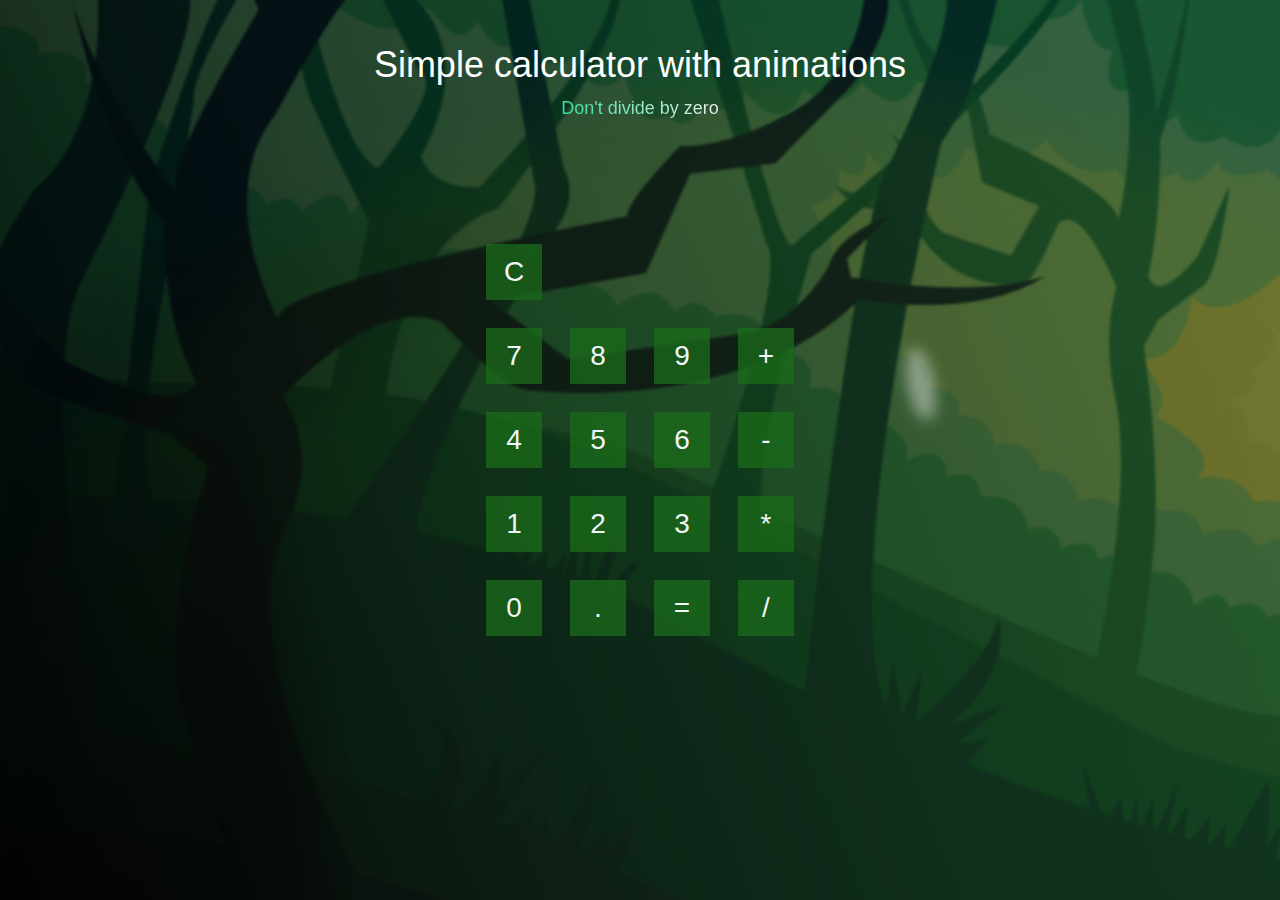
<file: Calculator/index.html>
<!DOCTYPE html>
<html lang="en">
<head>
    <meta charset="UTF-8">
    <meta http-equiv="X-UA-Compatible" content="IE=edge">
    <meta name="viewport" content="width=device-width, initial-scale=1.0">
    <title>Document</title>
    <link rel="stylesheet" href="css/style.css">
</head>
<body>
    <h1>Simple calculator with animations</h1>
<p class="warning">Don't divide by zero</p>

<div id="calculator" class="calculator">

  <button id="clear" class="clear">C</button>
<div class="resultDiv">
  <div id="viewer" class="viewer"></div>
  <div class="oldValue"></div>
  <div class="operatorValue"></div>
</div>

  <button class="num" data-num="7">7</button>
  <button class="num" data-num="8">8</button>
  <button class="num" data-num="9">9</button>
  <button data-ops="+" class="ops">+</button>

  <button class="num" data-num="4">4</button>
  <button class="num" data-num="5">5</button>
  <button class="num" data-num="6">6</button>
  <button data-ops="-" class="ops">-</button>

  <button class="num" data-num="1">1</button>
  <button class="num" data-num="2">2</button>
  <button class="num" data-num="3">3</button>
  <button data-ops="*" class="ops">*</button>

  <button class="num" data-num="0">0</button>
  <button class="num" data-num=".">.</button>
  <button id="equals" class="equals" data-result="">=</button>
  <button data-ops="/" class="ops">/</button>
</div>

<button id="reset" class="reset">Reset Universe?</button>
    

    <script src="js.js"></script>
</body>
</html>
</file>
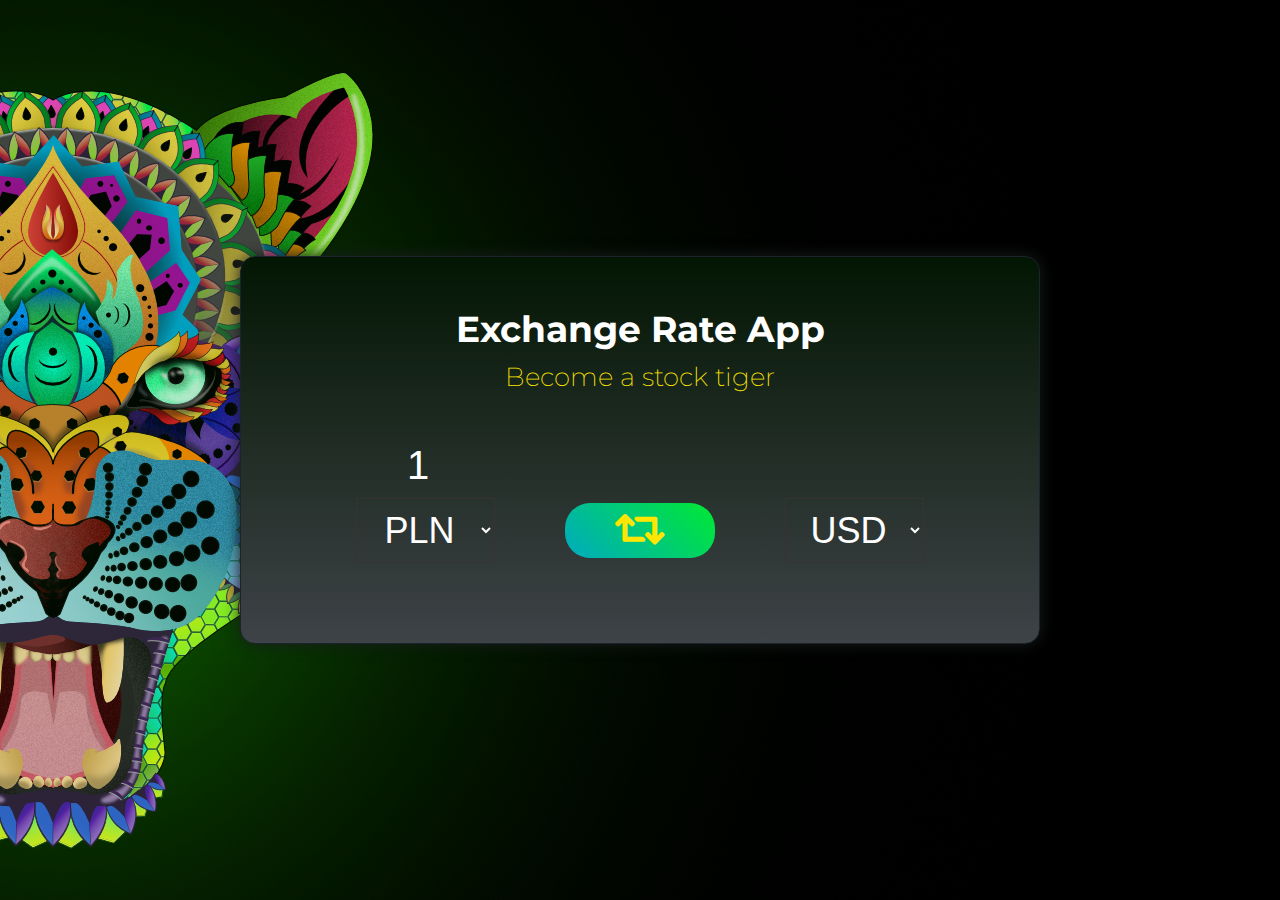
<file: ExchangeRateApp/index.html>
<!DOCTYPE html>
<html lang="en">

<head>
    <meta charset="UTF-8">
    <meta http-equiv="X-UA-Compatible" content="IE=edge">
    <meta name="viewport" content="width=device-width, initial-scale=1.0">
    <title>Exchange Rate App</title>
    <link rel="stylesheet" href="css/fontawesome.css">
    <link rel="stylesheet" href="css/style.css">
    <link rel="preconnect" href="https://fonts.gstatic.com">
    <link href="https://fonts.googleapis.com/css2?family=Montserrat:wght@200;400;500;600;700;800;900&display=swap"
        rel="stylesheet">
</head>

<body>

    <div class="wrapper">
        <h1>Exchange Rate App</h1>
        <p>Become a stock tiger</p>

        <div class="app-body">
            <div class="section-left">
                <input type="number" class='amount-one' min="0" oninput="this.value = 
                !!this.value && Math.abs(this.value) >= 0 ? Math.abs(this.value) : null" value='1'>
                <select id="currency-one">
                    <option value="PLN" selected>PLN</option>
                    <option value="USD">USD</option>
                    <option value="GBP">GBP</option>
                    <option value="EUR">EUR</option>
                    <option value="CHF">CHF</option>
                </select>

            </div>
            <button class="swap">
                <i class="fas fa-retweet"></i>
            </button>
            <div class="section-right">
                <input type="number" class='amount-two' disabled>
                <select id="currency-two">
                    <option value="PLN">PLN</option>
                    <option value="USD" selected>USD</option>
                    <option value="GBP">GBP</option>
                    <option value="EUR">EUR</option>
                    <option value="CHF">CHF</option>
                </select>

            </div>
        </div>
        <p class="rate-info"></p>
    </div>
    


    <script src="script.js"></script>
</body>

</html>
</file>
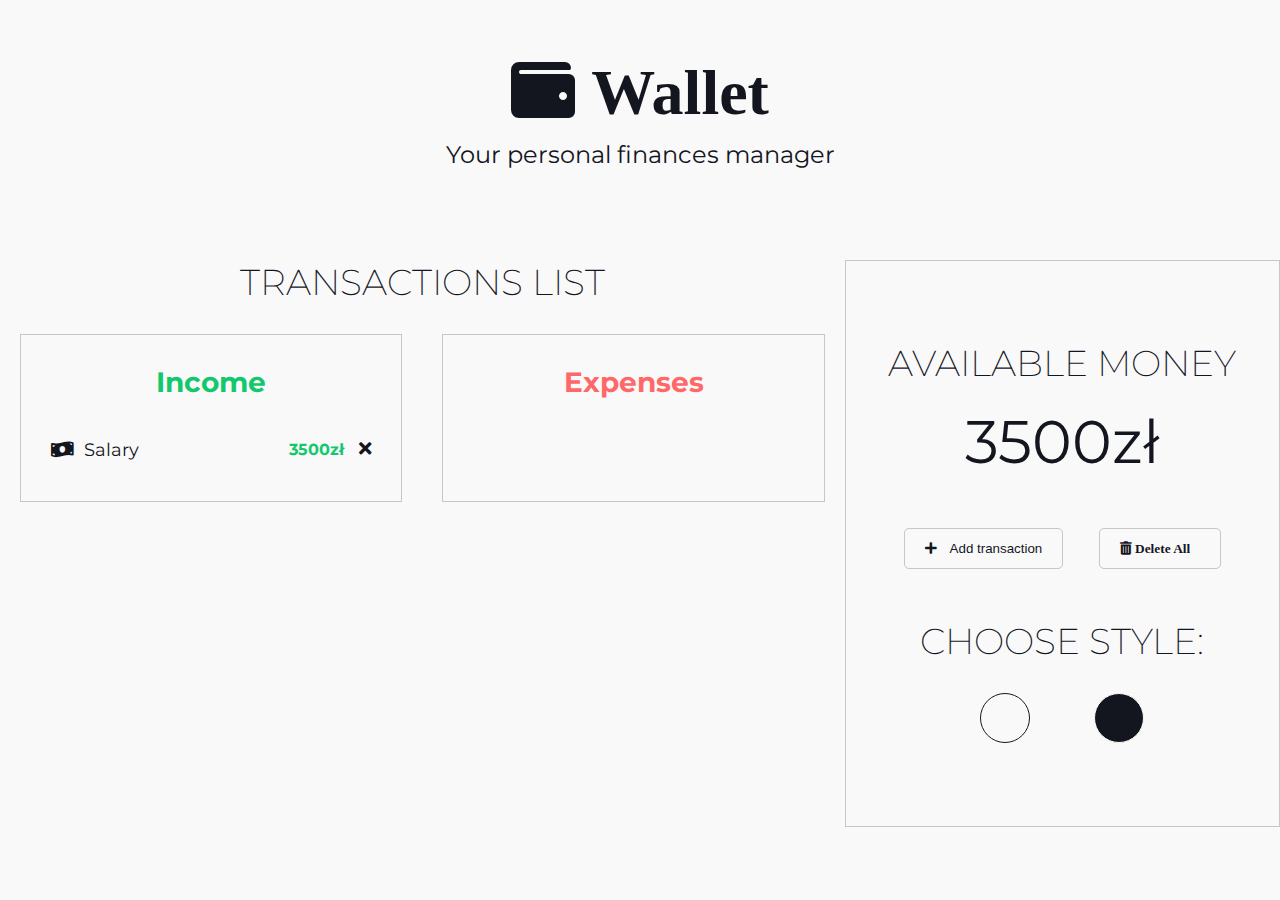
<file: FinanceMenager/index.html>
<!DOCTYPE html>
<html lang="en">

<head>
    <meta charset="UTF-8">
    <meta http-equiv="X-UA-Compatible" content="IE=edge">
    <meta name="viewport" content="width=device-width, initial-scale=1.0">
    <title>Finances Manager</title>
    <link rel="stylesheet" href="css/fontawesome.css">
    <link rel="stylesheet" href="css/style.css">
    <link rel="preconnect" href="https://fonts.gstatic.com">
    <link href="https://fonts.googleapis.com/css2?family=Montserrat:wght@200;400;500;600;700;800;900&display=swap"
        rel="stylesheet">
</head>

<body>

    <header>
        <h1><i class="fas fa-wallet"> Wallet</i></h1>
        <p>Your personal finances manager</p>
    </header>

    <main>
        <section class="transactions">
            <h2 class="title">Transactions list</h2>
            <div class="transaction-list">

                <div>
                    
                </div>
                <div class="income-div">
                    <h3>Income</h3>
                    <div class="income-area">
                        <div class="transaction">
                        <p class="transaction-name"><i class="fas fa-money-bill-wave"></i>Salary</p>
                        <p class="transaction-amount">3500zł <button class="delete"><i class="fas fa-times"></i></button></p>
                    </div>
                        
                    </div>
                   
                </div>

                <div class="expenses-div">
                    <h3>Expenses</h3>
                    <div class="expenses-area">
            
                 
                    </div>
                </div>
        
            </div>
        </section>

        <section class="options">
            <div>
                <h2 class="title">Available Money</h2>
                <p class="available-money">0zł</p>
            </div>

            <div class="controls">
                <button class="add-transaction"> <i class="fas fa-plus"></i> Add transaction</button>
                <button class="delete-transaction"><i class="fas fa-trash-alt"> Delete All</i></button>
            </div>

            <div class="style-section">
                <h2 class="title">Choose Style:</h2>
                <div class="color-buttons">
                    <button class="light"></button>
                    <button class="dark"></button>
                </div>
            </div>
        </section>
    </main>


    <div class="add-transaction-panel">
        <h2 class="title">Add new transaction</h2>

        <label for="name">Name:</label>
        <small>(Type transaction name)</small>
        <input type="text" id="name">

        <label for="amount">Amount:</label>
        <small>(Type transaction amount)</small>
        <input type="number" id="amount"min="0" oninput="this.value = 
        !!this.value && Math.abs(this.value) >= 0 ? Math.abs(this.value) : null">

        <label for="category">Choose Category</label>
        <small>( [ + ] means income, while [ - ] means expense )</small>
        <select id="category">
            <option value='0'  selected disabled></option>
            <option value='1' >[ + ] Income</option>
            <option value='2' >[ - ] Shopping</option>
            <option value='3' >[ - ] Food</option>
            <option value='4' >[ - ] Hobby</option>
        </select>

        <div class="panel-buttons">
            <button class="save"><i class="fas fa-save"></i> Save</button>
            <button class="cancel"><i class="far fa-window-close"></i> Cancel</button>
        </div>
    </div>
    


    <script src='js/Operation.js'></script>
    <script src="js/Add.js"></script>
    <script src="js/Creator.js"></script>
    <script src="js/script.js"></script>
</body>

</html>
</file>
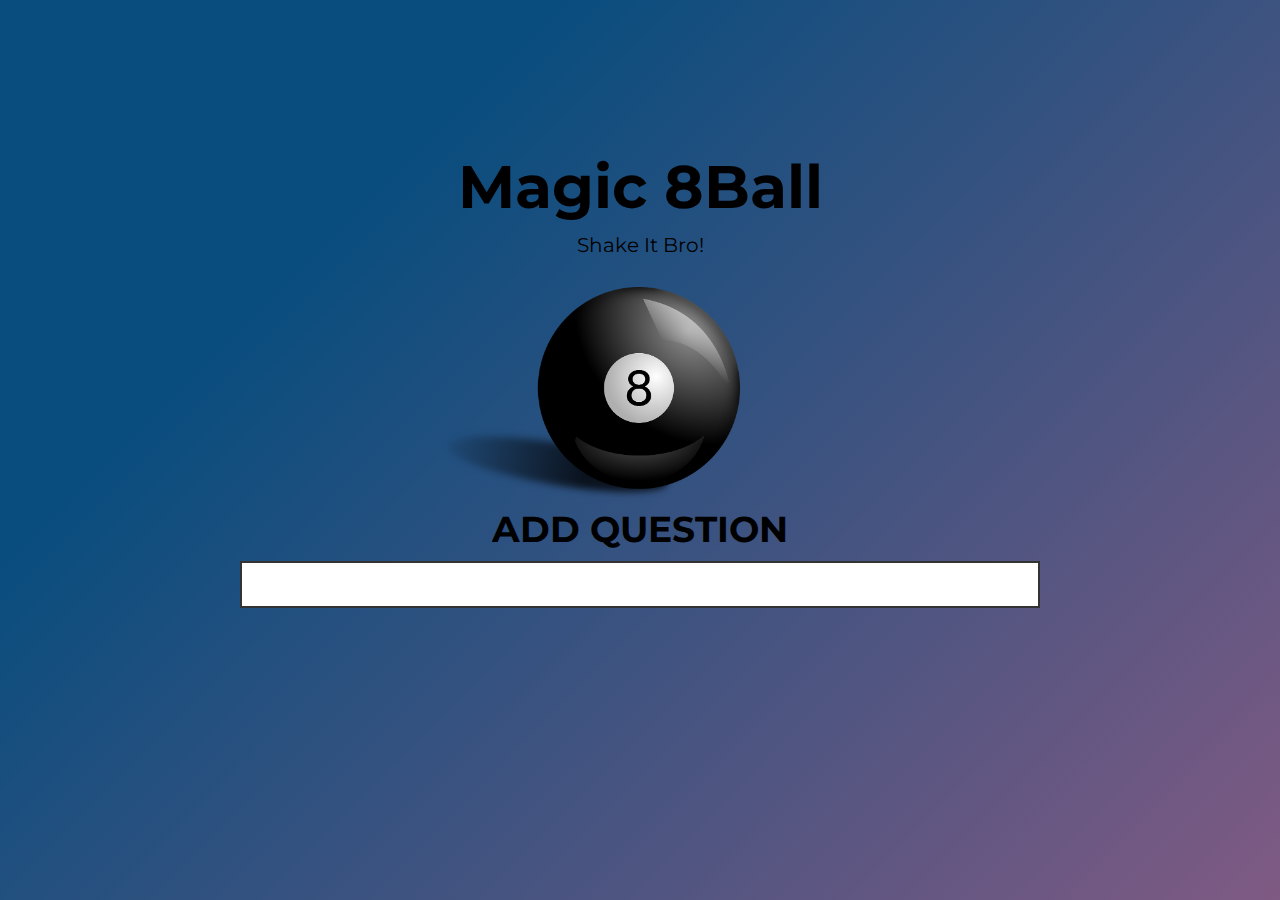
<file: MagicBall/index.html>
<!DOCTYPE html>
<html lang="en">

<head>
    <meta charset="UTF-8">
    <meta http-equiv="X-UA-Compatible" content="IE=edge">
    <meta name="viewport" content="width=device-width, initial-scale=1.0">
    <title>Magic 8Ball</title>
    <link rel="preconnect" href="https://fonts.gstatic.com">
    <link href="https://fonts.googleapis.com/css2?family=Montserrat:ital,wght@0,400;0,800;1,200&display=swap"
        rel="stylesheet">
    <link rel="stylesheet" href="style.css">
</head>

<body>
    <div class="wrapper">
        <div class="info">
            <h1>Magic 8Ball</h1>
            <p>Shake It Bro!</p>
        </div>
        <div class="ball-img">
            <img src="ball-35516_960_720.webp" alt="number 8 ball">
        </div>
        <div class="question-area">
            <h2>Add question</h2>
            <input type="text">
            <p class="answer"></p>
            <p class="error"></p>
        </div>


    </div>


    <script src="https://cdnjs.cloudflare.com/ajax/libs/gsap/3.6.0/gsap.min.js"></script>
    <script src="script.js"></script>
</body>

</html>
</file>
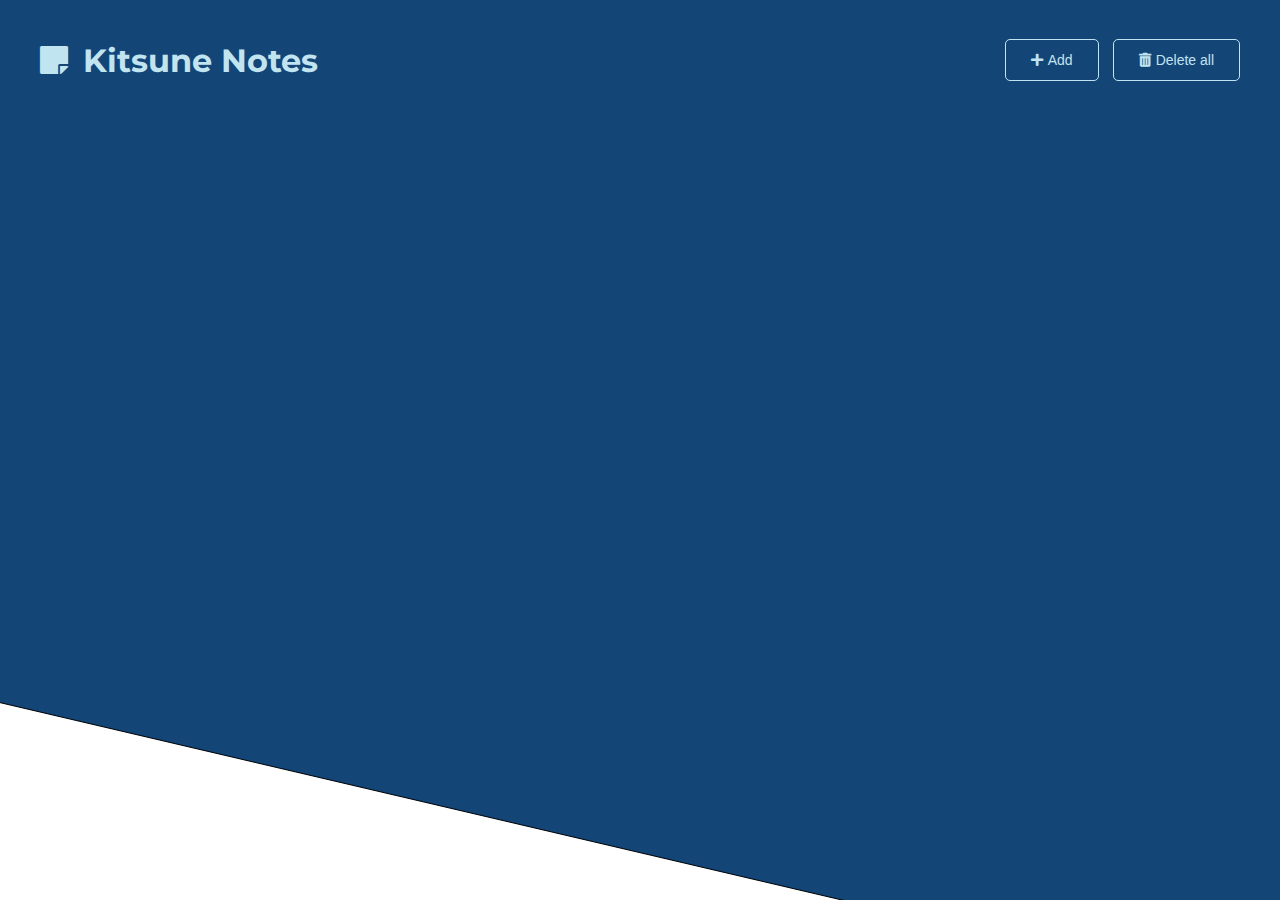
<file: Notepad/index.html>
<!DOCTYPE html>
<html lang="en">

<head>
    <meta charset="UTF-8">
    <meta http-equiv="X-UA-Compatible" content="IE=edge">
    <meta name="viewport" content="width=device-width, initial-scale=1.0">
    <title>Kitsune Notes</title>
    <link rel="stylesheet" href="css/fontawesome.css">
    <link rel="stylesheet" href="css/style.css">
    <link rel="preconnect" href="https://fonts.gstatic.com">
    <link href="https://fonts.googleapis.com/css2?family=Montserrat:wght@400;500;600;700;800;900&display=swap"
        rel="stylesheet">
</head>

<body>

    <div class="menu">
      <h1><i class="fas fa-sticky-note"></i>Kitsune Notes</h1>

      <div class="menu-buttons">
          <button class="add icon"><i class="fas fa-plus"></i>Add</button>
          <button class="delete-all icon"><i class="fas fa-trash-alt"></i>Delete all</button>
      </div>
    </div>
      <div class="note-area">


     
      </div>

      <div class="note-panel">
          <h2>Add note</h2>
          <label for="category">Choose category</label>
          <select id="category">
              <option value="0" disabled selected>- Choose category -</option>
              <option value="1">Shopping</option>
              <option value="2">Work</option>
              <option value="3">Family</option>
          </select>
          <label for="title">Type note title</label>
          <input class="noteName" id='title'>

          <label for="text">Type note content</label>
          <textarea id="text"></textarea>

          <p class="error">Incorrect or empty fields</p>

          <div class="panel-buttons">
              <button class="save icon"><i class="fas fa-save"></i> Save</button>
              <button class="cancel icon"><i class="far fa-window-close"></i> Cancel</button>
          </div>
      </div>

      <div class="note-delete-panel">
        <h2>Delete All</h2>
       <p>You really want delete all your notes ?</p>
        <div class="delete-panel-buttons">
            <button class="agree icon"><i class="fas fa-check"></i> Yes</button>
            <button class="cancelDel icon"><i class="far fa-window-close"></i> No</button>
        </div>
    </div>


  


<script src="js/Panel.js"></script>
<script src="js/Creator.js"></script>
<script src="js/Cleaner.js"></script>

<script type='module' src="js/script.js"></script>
</body>

</html>
</file>
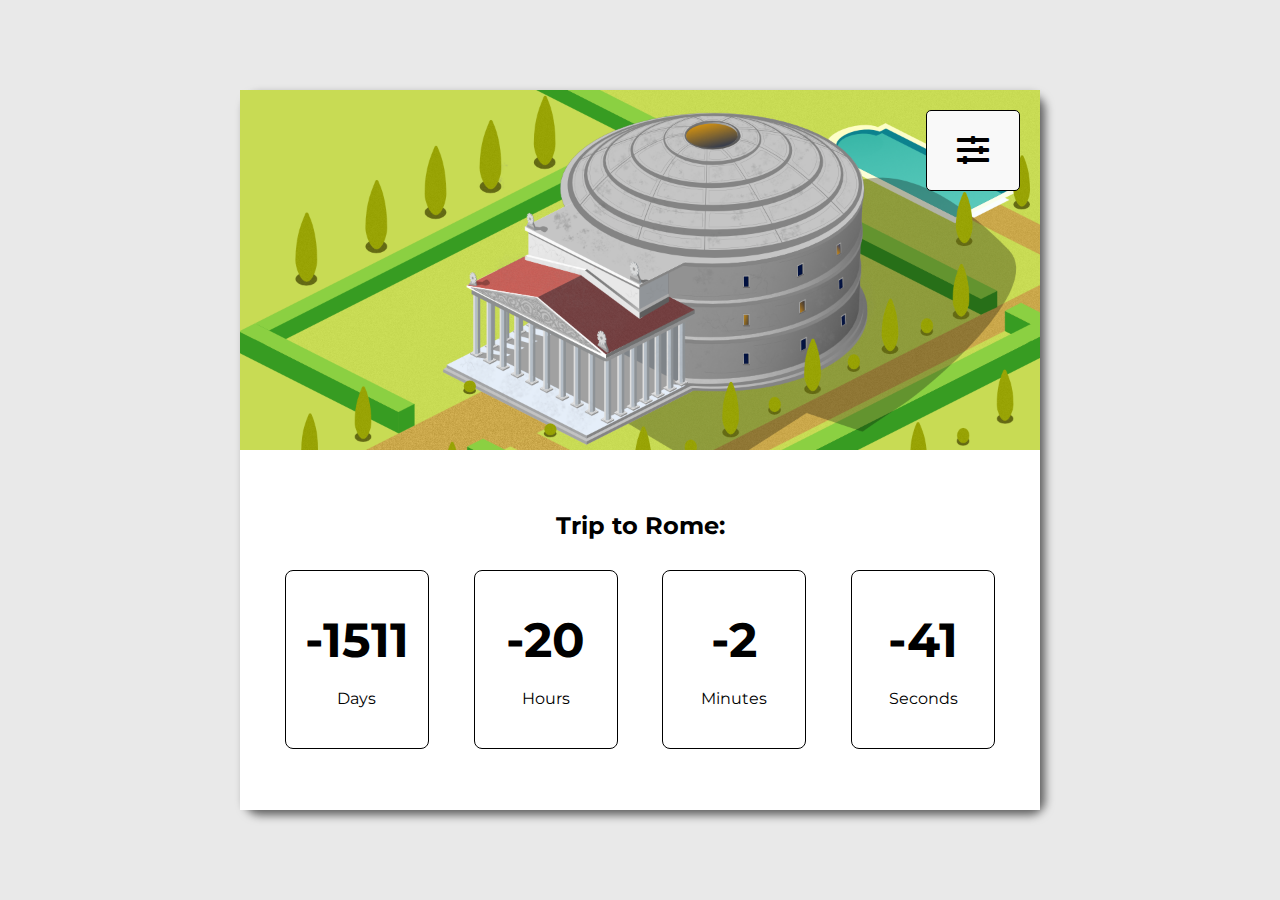
<file: Timer/index.html>
<!DOCTYPE html>
<html lang="en">

<head>
    <meta charset="UTF-8">
    <meta http-equiv="X-UA-Compatible" content="IE=edge">
    <meta name="viewport" content="width=device-width, initial-scale=1.0">
    <title>Timer</title>
    <link rel="stylesheet" href="css/fontawesome.css">
    <link rel="stylesheet" href="css/style.css">
    <link rel="preconnect" href="https://fonts.gstatic.com">
    <link href="https://fonts.googleapis.com/css2?family=Montserrat:wght@400;500;600;700;800;900&display=swap"
        rel="stylesheet">
</head>

<body>

    <div class="counter-app">
        <div class="settings">
            <h1>Settings</h1>

            <label for="event-name">Event name</label>
            <input type="text" id='event-name' value='Trip to Rome'>
            <table class="date">
                <tr>
                    <td><label for="event-day">Day</label></td>
                    <td><label for="event-month">Month</label></td>
                    <td><label for="event-year">Year</label></td>
                </tr>
                <tr>
                    <td><input type="number" id='event-day' maxlength="2" value='5'></td>
                    <td><input type="number" id='event-month' maxlength="2" value='6'></td>
                    <td><input type="number" id='event-year' maxlength="4" value='2022'></td>
                </tr>
            </table>

            <label for="event-image"></label>
            <small>(Paste your link to add a photo)</small>
            <input type="text" id='event-image' value='rome.png'>
           
            <button class="save">Save</button>
        </div>


        <div class="app-body">
            <div class="image-section">
                <div class="settings-btn"><i class="fas fa-sliders-h"></i></div>
            </div>
            <div class="time-section">
                <h3><span class="event">Trip to Rome</span>:</h3>
         
                <div class="time-cards">


                    <div class="card">
                        <p class="days-count number">1</p>
                        <p class="card-title">Days</p>
                    </div>

                    <div class="card">
                        <p class="hours-count number">1</p>
                        <p class="card-title">Hours</p>
                    </div>

                    <div class="card">
                        <p class="minutes-count number">1</p>
                        <p class="card-title">Minutes</p>
                    </div>

                    <div class="card">
                        <p class="seconds-count number">1</p>
                        <p class="card-title">Seconds</p>
                    </div>
                </div>
            </div>
        </div>
    </div>
    




<script type='module' src="js/script.js"></script>
</body>

</html>
</file>
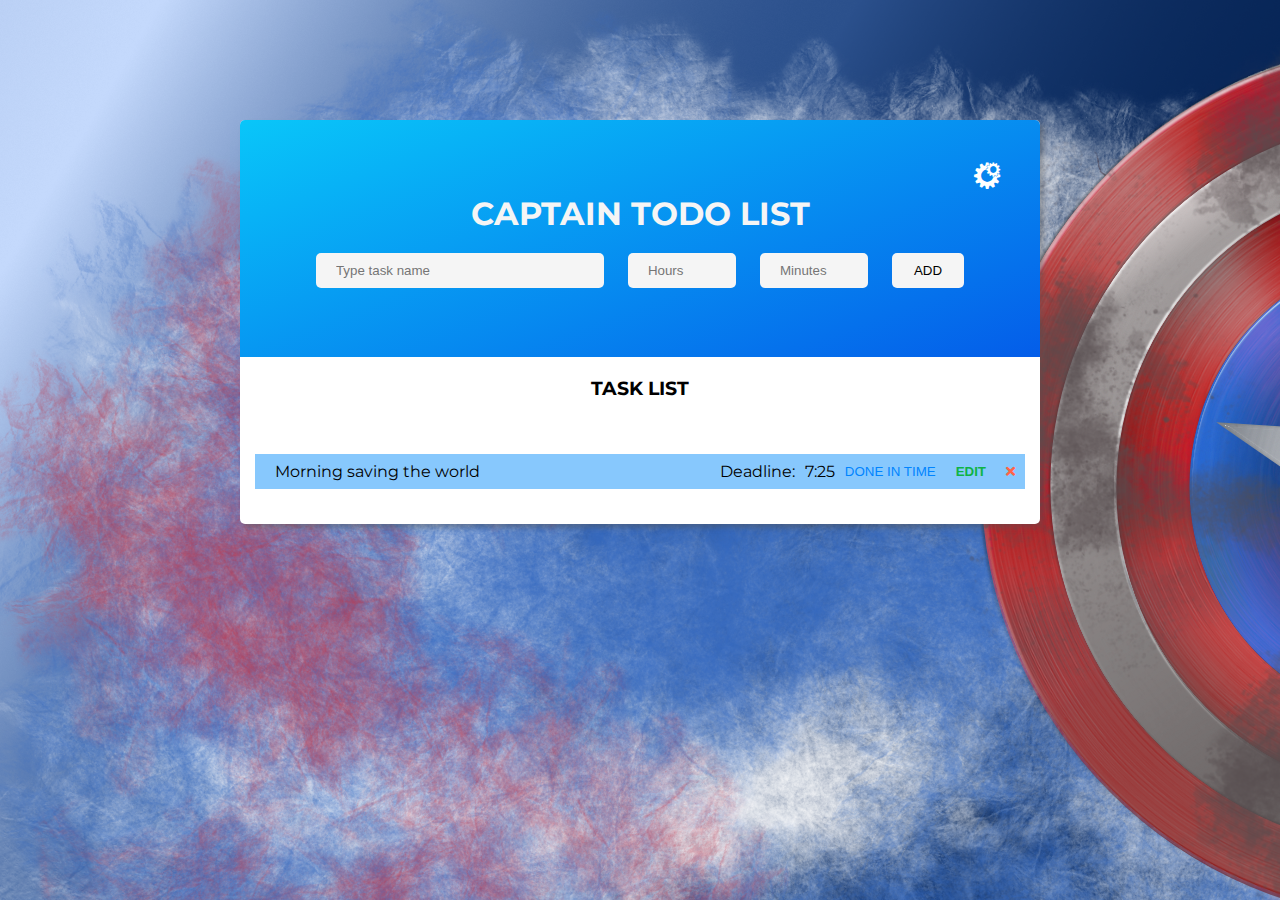
<file: ToDoList/index.html>
<!DOCTYPE html>
<html lang="en">

<head>
    <meta charset="UTF-8">
    <meta http-equiv="X-UA-Compatible" content="IE=edge">
    <meta name="viewport" content="width=device-width, initial-scale=1.0">
    <title>Captain ToDo</title>
    <link rel="stylesheet" href="css/fontawesome.css">
    <link rel="stylesheet" href="css/style.css">
    <link rel="preconnect" href="https://fonts.gstatic.com">
    <link href="https://fonts.googleapis.com/css2?family=Montserrat:wght@400;500;600;700;800;900&display=swap"
        rel="stylesheet">
</head>

<body>

    <div class="todo">
        <div class="header">
            <button class="info-btn"><i class="fab fa-whmcs"></i></button>
            <h1>Captain ToDo List</h1>
            <input type="text" class='todo-input' placeholder="Type task name" maxlength="15">
            <input type="number" class='hours-input' placeholder="Hours" min=0 max=23>
            <input type="number" class='minute-input' placeholder="Minutes" min=0 max=59>
 
            <button class="add-btn">Add</button>
            <p class="error-todo">Fill the blanks fields or use correct hours</p>
        </div>

        <div class="todo-list">
            <h3>Task list</h3>
            <p class="alert-info">No tasks on the list</p>

            <ul>
                <li id=1 class='successTask'>
                    Morning saving the world
                <div class="tools">
             
                    <p class="taskTime">Deadline:</p>
                    <p class="yourHours">7</p>:
                    <p class="yourMinutes">25</p>
                    <button class="complete" disabled disabled>DONE IN TIME</button>
                    <button class="edit">EDIT</button>
                    <button class="delete"><i class="fas fa-times"></i></button>
                </div>
                </li>

            </ul>
        </div>
    </div>

    <div class="popup">
        <h3>Edit task</h3>
        <div class="popup-body">
            <p class="popup-info"></p>
            <input type="text" class="popup-input" placeholder ='Type new content'>
            <button class="popup-btn accept">Save</button>
            <button class="popup-btn cancel">Cancel</button>
        </div>
    </div>
    
    <div class="infoModal">
        <h2>Tutorial</h2>
        <h3 class="taskInfo">Add a task and check if you managed to complete it on time     </h3>
            <h5 class="fas fa-check"><p>- Complete the task and see the result</p></h5>
            <h5 class="fas fa-times"><p>- Cancel this task</p></h5>
            <h5>EDIT <p>- Edit task</p></h5>
            <h5>INPUTS <p>- Enter the task name, hour and minutes</p></h5>
            <h5>ADD <p>- Add new task</p></h5>

   
    </div>




<script type='module' src="js/script.js"></script>
</body>

</html>
</file>
<file: Calculator/css/style.css>
html {
  background: #100a1c;
  background-image: url("Theta.png");
  background-attachment: fixed;
  color: #6cacc5;
}

body {
  color: #6cacc5;
  font: 300 18px/1.6 "Source Sans Pro",sans-serif;
  margin: 0;
  padding: 2em 0 2em;
  text-align: center;
}

h1 {
  color: #fff;
  font-weight: 300;
  margin: 0;
}

.warning {
  background: -webkit-linear-gradient(45deg, #3ae2a2 10%, #ececec 90%);
  -webkit-background-clip: text;
  -webkit-text-fill-color: transparent;
  color: #8c5059;
  font-weight: 400;
  margin: 0 auto 6em;
  max-width: 9em;
}

.calculator {
  font-size: 28px;
  margin: 0 auto;
  width: 10em;
}

.calculator::before, .calculator::after {
  content: " ";
  display: table;
}

.calculator::after {
  clear: both;
}

/* Calculator after dividing by zero */
.broken {
  -webkit-animation: broken 2s;
          animation: broken 2s;
  -webkit-transform: translate3d(0, -2000px, 0);
          transform: translate3d(0, -2000px, 0);
  opacity: 0;
}

.viewer {
  color: #9effcd;
  float: left;
  line-height: 3em;
  text-align: right;
  text-overflow: ellipsis;
  overflow: hidden;
  width: 7.5em;
  height: 3em;
}

button {
  border: 0;
  background: rgba(26, 109, 26, 0.756);
  color: #f0f5f7;
  cursor: pointer;
  float: left;
  font: inherit;
  margin: 0.25em;
  width: 2em;
  height: 2em;
  -webkit-transition: all 0.5s;
  transition: all 0.5s;
}

button:hover {
  background: #31a031;
}

button:focus {
  outline: 0;
}

button:focus::after {
  -webkit-animation: zoom 1s;
          animation: zoom 1s;
  -webkit-animation-iteration-count: 1;
          animation-iteration-count: 1;
  -webkit-animation-fill-mode: both;
          animation-fill-mode: both;
  content: attr(data-num);
  cursor: default;
  font-size: 100px;
  position: absolute;
  top: 1.5em;
  left: 50%;
  text-align: center;
  margin-left: -24px;
  opacity: 0;
  width: 48px;
}

/* Same as above, modified for operators */
.ops:focus::after {
  content: attr(data-ops);
  margin-left: -210px;
  width: 420px;
}

/* Same as above, modified for result */
.equals:focus::after {
  content: attr(data-result);
  margin-left: -300px;
  width: 600px;
}

/* Reset button */
.reset {
  background: rgba(201, 120, 116, 0.28);
  color: #c97874;
  font-weight: 400;
  margin-left: -77px;
  padding: 0.5em 1em;
  position: absolute;
  top: -20em;
  left: 50%;
  width: auto;
  height: auto;
  /* When button is revealed */
}

.reset:hover {
  background: #c97874;
  color: #100a1c;
}

.reset.show {
  top: 20em;
  -webkit-animation: fadein 4s;
          animation: fadein 4s;
}

.resultDiv {
  display: -webkit-box;
  display: -ms-flexbox;
  display: flex;
  -webkit-box-align: space-between;
      -ms-flex-align: space-between;
          align-items: space-between;
}

.oldValue, .operatorValue {
  font-size: 15px;
  color: #81c9a5;
  font-weight: 600;
}

/* Animations */
/* Values that appear onclick */
@-webkit-keyframes zoom {
  0% {
    -webkit-transform: scale(0.2);
            transform: scale(0.2);
    opacity: 1;
  }
  70% {
    -webkit-transform: scale(1);
            transform: scale(1);
  }
  100% {
    opacity: 0;
  }
}
@keyframes zoom {
  0% {
    -webkit-transform: scale(0.2);
            transform: scale(0.2);
    opacity: 1;
  }
  70% {
    -webkit-transform: scale(1);
            transform: scale(1);
  }
  100% {
    opacity: 0;
  }
}

/* Division by zero animation */
@-webkit-keyframes broken {
  0% {
    -webkit-transform: translate3d(0, 0, 0);
            transform: translate3d(0, 0, 0);
    opacity: 1;
  }
  5% {
    -webkit-transform: rotate(5deg);
            transform: rotate(5deg);
  }
  15% {
    -webkit-transform: rotate(-5deg);
            transform: rotate(-5deg);
  }
  20% {
    -webkit-transform: rotate(5deg);
            transform: rotate(5deg);
  }
  25% {
    -webkit-transform: rotate(-5deg);
            transform: rotate(-5deg);
  }
  50% {
    -webkit-transform: rotate(45deg);
            transform: rotate(45deg);
  }
  70% {
    -webkit-transform: translate3d(0, 2000px, 0);
            transform: translate3d(0, 2000px, 0);
    opacity: 1;
  }
  75% {
    opacity: 0;
  }
  100% {
    -webkit-transform: translate3d(0, -2000px, 0);
            transform: translate3d(0, -2000px, 0);
  }
}
@keyframes broken {
  0% {
    -webkit-transform: translate3d(0, 0, 0);
            transform: translate3d(0, 0, 0);
    opacity: 1;
  }
  5% {
    -webkit-transform: rotate(5deg);
            transform: rotate(5deg);
  }
  15% {
    -webkit-transform: rotate(-5deg);
            transform: rotate(-5deg);
  }
  20% {
    -webkit-transform: rotate(5deg);
            transform: rotate(5deg);
  }
  25% {
    -webkit-transform: rotate(-5deg);
            transform: rotate(-5deg);
  }
  50% {
    -webkit-transform: rotate(45deg);
            transform: rotate(45deg);
  }
  70% {
    -webkit-transform: translate3d(0, 2000px, 0);
            transform: translate3d(0, 2000px, 0);
    opacity: 1;
  }
  75% {
    opacity: 0;
  }
  100% {
    -webkit-transform: translate3d(0, -2000px, 0);
            transform: translate3d(0, -2000px, 0);
  }
}

/* Reset button fadein */
@-webkit-keyframes fadein {
  0% {
    top: 20em;
    opacity: 0;
  }
  50% {
    opacity: 0;
  }
  100% {
    opacity: 1;
  }
}
@keyframes fadein {
  0% {
    top: 20em;
    opacity: 0;
  }
  50% {
    opacity: 0;
  }
  100% {
    opacity: 1;
  }
}

@media (min-width: 420px) {
  .calculator {
    width: 12em;
  }
  .viewer {
    width: 8.5em;
  }
  button {
    margin: 0.5em;
  }
}
</file>
<file: ExchangeRateApp/css/style.css>
* {
    margin:0;
    padding: 0;
    box-sizing: border-box;
}
:root {
    --first-color: rgb(250,20,6);
    --second-color: rgb(190,210,197);
}
body {
    display: flex;
    justify-content: center;
    align-items: center;
    min-height: 100vh;
    font-family: 'Montserrat', sans-serif;
    background-image:url('../Jaguar.png');
    background-position: center;

}
.wrapper {
    padding:50px;
    width: 800px;
    background: linear-gradient(#031603, #3e4347);
    color: #fff;
    text-align:center;
    border: 1px solid #1C232D;
    box-shadow: 0 0 15px #181c1d;
    border-radius: 15px;
 
}
.wrapper h1 {
    margin-bottom: 10px;
    font-size: 36px;
}
.wrapper p {
    margin-bottom: 50px;
    font-size: 26px;
    font-weight: 200;
    color: rgb(255, 230, 0);
}
.app-body {
    display: flex;
    justify-content: center;
    align-items: center;
}
.app-body input {
    margin-bottom: 10px;
    width: 100%;
    font-size: 40px;
}
.app-body input, .app-body select {
    color: #fff;
    border:none;
    background: none;
    text-align: center;

}
.app-body select {
    padding: 10px 20px;
    font-size: 36px;
    cursor: pointer;
    border: 1px solid #383333
}
.app-body input:focus, .app-body select:focus {
    outline: none;
    color: rgb(255, 230, 0);
}
.app-body option {
    color: #00aac0;
}
.swap {
    align-self: flex-end;
    margin:5px;
    padding: 5px 50px;
    background:linear-gradient(45deg,#00aac0,rgb(0,233,50));
    font-size: 40px;
    border:none;
    border-radius:25px;
    color: rgb(255, 230, 0);
    cursor: pointer;
}
.swap:focus {
    outline: none;
    background:linear-gradient(45deg,#018da0,rgb(1, 199, 44));
}
.wrapper .rate-info {
    margin-top: 30px;
    margin-bottom: 0;
}
@media (max-width:868px) {
    .wrapper {
        width: 500px;
    }
}
@media (max-width:576px) {
    .wrapper {
        width: 370px;
    }
    .app-body input, .app-body select {
        font-size: 17px;
    }
    .wrapper .rate-info {
        font-size: 20px;
    }
}
@media (max-width:380px) {
    .wrapper {
        width: 300px;
    }
    .app-body input, .app-body select {
        font-size: 17px;
    }
    .swap {
        padding: 5px 20px;
        font-size: 25px;
    }
    .wrapper .rate-info {
        font-size: 15px;
    }

}
</file>
<file: FinanceMenager/css/style.css>
* {
    box-sizing: border-box;
    margin: 0;
    padding: 0;
}

:root {
    --first-color: #F9F9F9;
    --second-color: #14161F;
    --border-color: rgba(0, 0, 0, .2);
}

body {
    min-height: 100vh;
    font-family: 'Montserrat', sans-serif;
    color: var(--second-color);
    background-color: var(--first-color);
    overflow-x: hidden;
}

header {
    display: flex;
    justify-content: center;
    align-items: center;
    flex-direction: column;
    margin-bottom: 40px;
    height: 220px;
}

header h1 {
    margin-bottom: 10px;
    font-size: 64px;
    font-weight: 200;
}

header p {
    font-size: 24px;
}

main {
    display: flex;
    justify-content: center;
    align-items: flex-start;
}

h2.title {
    margin-bottom: 30px;
    text-align: center;
    text-transform: uppercase;
    font-size: 36px;
    font-weight: 200;
}

.transactions {
    width: 1000px;
}

.transactions h3 {
    margin-bottom: 30px;
    font-size: 28px;
    text-align: center;
}

.transaction-list {
    display: flex;
}

.income-div,
.expenses-div {
    margin: 0 20px;
    padding: 30px;
    width: 50%;
    border: 1px solid var(--border-color);
}

.income-div h3,
.income-area .transaction-amount {
    color: rgb(19, 200, 108);
    font-weight: bold;
}

.expenses-div h3,
.expenses-area .transaction-amount {
    color: rgb(255, 104, 104);
    font-weight: bold;
}

.transaction {
    padding: 10px 0;
    display: flex;
    justify-content: space-between;
    border-bottom: 1px solid var(--border-color);
}

.transaction:last-child {
    border-bottom: none;
}

.transaction-name {
    font-size: 18px;
}

.transaction-name i {
    margin-right: 10px;
}

.delete {
    margin-left: 10px;
    background: none;
    border: none;
    font-size: 18px;
    color: var(--second-color);
    cursor: pointer;
    transition: transform .3s;
}

.delete:hover {
    transform: scale(.8);
}

.options {
    padding: 80px 40px;
    width: 500px;
    border: 1px solid var(--border-color);
}

.available-money {
    margin-top: -10px;
    text-align: center;
    font-size: 60px;
}

.controls {
    display: flex;
    justify-content: space-around;
    margin: 50px 0;
}

.controls button {
    padding: 12px 20px;
    color: var(--second-color);
    border: 1px solid var(--border-color);
    border-radius: 5px;
    background: none;
    transition: color .3s, background-color .3s;
    cursor: pointer;
}

.controls button:hover {
    color: var(--first-color);
    background-color: var(--second-color);
}

.controls i {
    margin-right: 10px;
}

.style-selection {
    display: flex;
    flex-direction: column;
    align-items: center;
}
.color-buttons {
    text-align: center;
}

.color-buttons button {
    margin: 0 30px;
    width: 50px;
    height: 50px;
    border-radius: 50%;
    cursor: pointer;
    transition: transform .3s;
}

.color-buttons button:hover {
    transform: scale(.9);
}

.color-buttons .light {
    background: #F9F9F9;
    border: 1px solid #14161F;
}

.color-buttons .dark {
    background: #14161F;
    border: 1px solid #F9F9F9;
}

.add-transaction-panel {
    display: none;
    justify-content: center;
    align-items: center;
    flex-direction: column;
    position: absolute;
    top: 0;
    left: 0;
    color: #fff;
    background-image: linear-gradient(315deg, #4c4177 0%, #2a5470 74%);
    width: 100%;
    height: 100%;
}

.add-transaction-panel h2.title {
    margin-bottom: 0;
}

.add-transaction-panel label {
    margin-top: 40px;
    margin-bottom: 5px;
    font-size: 26px;
}

.add-transaction-panel small {
    margin-bottom: 15px;
    font-style: italic;
    color: #ddd;
}

.add-transaction-panel input,
.add-transaction-panel select {
    width: 800px;
}

.add-transaction-panel input,
.add-transaction-panel select,
.add-transaction-panel button {
    padding: 10px 20px;
    border: 1px solid black;
    border-radius: 5px;
}

.add-transaction-panel input,
.add-transaction-panel select,
.add-transaction-panel option {
    font-size: 18px;
}


.add-transaction-panel .panel-buttons {
    display: flex;
    justify-content: center;
    margin-top: 30px;
}

.add-transaction-panel button {
    margin: 0 30px;
    padding: 15px 40px;
    font-size: 18px;
    color: #fff;
    border: 1px solid #fff;
    background: none;
    cursor: pointer;
    transition: background-color .3s;
}

.add-transaction-panel button:hover {
    background-color: rgb(25, 27, 51);

}
@media (max-width: 1024px) {
    .transaction-list {
        flex-direction: column;
        align-items: center;
    }
 
    }
@media (max-width:778px) {
    .options h2 {
        font-size: 15px;
    }
    .options p {
        font-size:25px
    }
    main {
        flex-direction: column;
        align-items: center;
    }

    .add-transaction-panel input, .add-transaction-panel select  {
        width: 400px;
    }
    .add-transaction-panel .title{
      font-size: 15px;
    }
    .add-transaction-panel {
        text-align: center;
    }
}
@media (max-width: 568px) {
    .income-div, .expenses-div, .options {
        width: 400px;
    }
    header h1{
        font-size: 34px;
    }
    header p{
        font-size: 20px;
    }
    .transactions .title {
        font-size: 24px;
    }
    .add-transaction-panel input, .add-transaction-panel select  {
    
        width: 300px;
    }
    .panel-buttons button {
        padding: 8px 20px;
        font-size: 15px;
    }
}
@media (max-width: 476px) {
    .income-div, .expenses-div, .options {
        width: 300px;
    }
    header p{
        font-size: 12px;
    }
}
</file>
<file: MagicBall/style.css>
* {
    margin: 0;
    padding: 0;
    box-sizing: border-box;
    overflow: hidden;
}
body {
    display: flex;
    justify-content: center;
    align-items: center;
    flex-direction: column;
    min-height: 100vh;
    font-family: 'Montserrat', sans-serif;
    background: linear-gradient(315deg, #7f5a83 0%, #094d7e 74%);
    background-repeat: no-repeat;
    background-size: contain;
}
.wrapper {
    display: flex;
    flex-direction: column;
    width: 1000px;
    height: 600px;
}
.info {
    text-align: center;
    font-size: 20px;
}
.info h1 {
    margin-bottom: 10px;
    font-size: 60px;
}
.ball-img {
    position: relative;
    height: 250px;
}
.ball-img img {
    position: absolute;
    top:30px;
    left:300px;
    width: 300px;
    cursor: pointer;
}
.question-area {
    display: flex;
    justify-content: center;
    align-items: center;
    flex-direction: column;
    font-size: 24px;
}
.question-area h2 {
    margin-bottom: 10px;
    font-size: 36px;
    text-transform: uppercase;
}
.question-area input {
    padding: 10px 20px;
    width: 80%;
    font-size: 20px;
    border: 2px solid #333;
}
.question-area .answer {
    margin-top:30px;
}
.question-area .answer span {
    font-weight: bold;
}
.question-area .error {
    font-weight: bold;
    color: #3addBc;
}
.shake-animation {
    animation: shake 1s 1;
}
@media (max-width: 1000px) {
    .question-area input {
        width: 70%;
    }
}
@media (max-width: 768px) {
    .question-area input {
        width: 55%;
    }
}
@media (max-width: 576px) {
    .question-area input {
        width: 30%;
    }
    .question-area h2 {
        font-size: 19px;
 
    }
    .info {

        font-size:20px;
    }
    .info h1 {
        font-size: 34px;
    }
    .question-area {
        font-size: 18px;
    }
}
</file>
<file: Notepad/css/style.css>
* {
    margin:0;
    padding: 0;
    box-sizing: border-box;
}
:root {
    --primary-color: rgb(193,228,241);
    --second-color:rgb(2, 57, 160);
}

body {
  min-height: 100vh;
  font-family: 'Montserrat', sans-serif;
  background-image: url('../fox.png');
  background-repeat: no-repeat;

  color: var(--primary-color)
}
.menu {
    display: flex;
    justify-content: space-between;
    align-items: center;
    padding: 40px;
    height: 120px;

}
.menu button, .note-panel .save, .note-panel .cancel, .note-delete-panel .agree, .note-delete-panel .cancelDel {
    padding: 12px 25px;
    background: none;
    border: 1px solid var(--primary-color);
    color: var(--primary-color);
    border-radius: 5px;
    font-size: 14px;
    cursor: pointer;
    transition: background-color .3s, color .3s;

}
.delete-panel-buttons .agree, .delete-panel-buttons .cancelDel {
    color: var(--second-color);
 
}
.note-panel .save, .note-panel .cancel {
    color: var(--second-color);
}
.menu button:hover, .note-panel .save:hover, .note-panel .cancel:hover, .cancelDel:hover, .agree:hover {
    background-color: var(--primary-color);
    color: var(--second-color);
    outline:none;
}

.add {
    margin-right: 10px;
}
.note-area {
    display: flex;
    flex-wrap: wrap;
    padding: 20px;
    width: 100%;
}
.delete-note {
    outline: none;
}

.note {
    margin: 40px 20px;
    width: 240px;
    transition: transform .3s;
    border: 1px solid black;
}
.note:hover {
    transform: scale(1.2);
}
.family {
    background-color: yellow;
}
.work {
    background-color: rgb(164, 233, 4);
}
.shopping {
    background-color:rgb(247, 190, 4);
}
button i {
    margin-right: 5px;
}
.fa-sticky-note {
    margin-right: 15px;
}
.note-header {
    display: flex;
    justify-content: space-between;
    align-items: center;
    padding: 20px;
    color: black;
    background-color: rgba(0,0,0, .06);
}
.note-header .delete-note {
    background: none;
    border:none;
    cursor:pointer;
    font-size: 24px;
}

.note-body {
    padding: 20px 15px;
    font-size: 14px;
    color: black;
}
.note-panel, .note-delete-panel {
    display: none;
    justify-content: center;
    align-items: center;
    flex-direction: column;
    position: absolute;
    top: 50%;
    left:50%;
    transform: translate(-50%, -50%);
    background-color:#fff;
    color: var(--second-color);
    padding: 40px 0;
    width: 500px;
    border-radius: 5px;
}

.note-panel h2, .note-delete-panel h2 {
    margin-bottom: 20px;
    text-transform: uppercase;
}
.note-delete-panel p {
    margin-bottom: 20px;
}
.note-panel label {
    margin-bottom:10px;
}
.note-panel #text, .note-panel #category, .note-panel #title {
    margin-bottom: 20px;
    padding: 10px 20px;
    width: 100%;
    max-width: 90%;
    max-height: 380px;
    font-size: 16px;
    border-radius: 5px;
    border: 1px solid var(--second-color)
}
.note-panel .error {
    margin-bottom: 20px;
    color: red;
    visibility: hidden;
}
@media (max-width:768px) {
    .note-area {
        justify-content: center;
    }
}
@media (max-width: 600px) {
    .menu h1 {
        font-size: 20px;
    }
    .menu button, .note-panel .save, .note-panel .cancel, .note-delete-panel .agree, .note-delete-panel .cancelDel {
        padding: 8px 18px;
    }
    .note-panel {
        width: 400px;
    }
}
@media (max-width: 476px) {
    .menu {
        flex-direction: column;
       
    }
    .menu h1 {
        margin-bottom: 20px;
    }
    .note-panel {
        width: 300px;
    }
}
</file>
<file: Timer/css/style.css>
* {
    margin:0;
    padding: 0;
    box-sizing: border-box;
}


body {
 display: flex;
 justify-content: center;
 align-items: center;
 min-height: 100vh;
 font-family: 'Montserrat',sans-serif;
 background-color: rgb(233,233,233);
 overflow-x: hidden;
}
.counter-app {
    position: relative;

}
.app-body {
    display: flex;
    flex-direction: column;
    width: 800px;
    height: 720px;
    border-radius: 15px;
    box-shadow: 5px 5px 10px rgba(0,0,0, .6)
}
.image-section {
    position: relative;
    height: 400px;
    background-image: url('../rome.png');
    background-size: cover;
    background-repeat: no-repeat;

}
.settings-btn {
    position: absolute;
    top:20px;
    right: 20px;
    padding: 20px 30px;
    font-size: 32px;
    background-color: #f9f9f9;
    border: 1px solid black;
    border-radius: 5px;
    cursor: pointer;
    transition: backjground-color .3s, color .3s;
}
.settings-btn:hover {
    color: #f9f9f9;
    background-color: #333;
}
.time-section {
  display: flex;
  flex-direction: column;
  justify-content: center;
  align-items: center;
  height: 400px;
  background-color: #fff;
  z-index: 100;
}
h3 {
    font-size: 24px;
    text-align: center;
}
.time-cards {
    display: flex;
    justify-content: space-evenly;
    margin-top: 30px;
    width: 100%;
}
.card {
    display: flex;
    flex-direction: column;
    justify-content: space-between;
    padding: 40px 0;
    width: 18%;
    text-align: center;
    border: 1px solid black;
    border-radius: 8px;
}
.number {
    margin-bottom: 20px;
    font-weight: bold;
    font-size: 48px;
}

.card-title {
    text-align: center;
}

.settings {
    display: flex;
    flex-direction: column;
    justify-content: center;
    align-items: center;
    position: absolute;
    top: 5px;
    right: 5px;
    padding: 50px 30px;
    width: 400px;
    background-color: #fff;
    border: 1px solid black;
    border-radius: 8px;
    opacity: 0;
    transition: transform .5s, opacity .3s;
}

.active {
    transform: translateX(430px);
    opacity: 1;
}
h1 {
    margin-bottom: 30px;
    text-transform: uppercase;
}
label {
    margin-bottom: 10px;
}
input {
    margin-bottom: 30px;
    padding:10px 20px;
    width: 100%;
}
.date {
    text-align: center;
}
.save {
    padding: 10px 20px;
    cursor: pointer;
    background-color:white;
    border: 1px solid black
}
@media (max-width:1600px) {
    .active {
        transform: translateY(90px) translateX(-195px);
        opacity: 1;
        z-index: 200;
    }
}
@media (max-width: 868px) {
    .app-body {
        width: 500px;
    }
    .time-cards p {
        font-size: 30px;
    }
    .time-cards .card-title {
        font-size: 10px;
    }
    .time-cards .card {
        padding:30px 0;
    }
    .settings {
        transition: none;
        width: 350px;
    }

    .active {
        transform: translateY(120px) translateX(-75px);

    }
}
@media (max-width: 576px) {
    .app-body {
        width: 400px;
    }
    .time-cards .card {
        padding:20px 0;
    }
    .settings-btn {
        padding: 10px 15px;
    }
    .active {
        transform: translateY(120px) translateX(-20px);

    }
    .image-section {
        background-position: center;
    }
}
@media (max-width: 464px) {
    .app-body {
        width: 300px;
        height: 600px;
    }
    .time-cards .card {
        padding:10px 0;
    }
    .time-cards p {
        font-size: 20px;
    }
    .time-cards .card-title {
        font-size: 8px;
    }
    .settings-btn {
        padding: 7px 10px;
    }
    .active {
        transform: translateY(120px) translateX(30px);
 
    }
   
}
</file>
<file: ToDoList/css/style.css>
* {
    box-sizing: border-box;
    margin: 0;
    padding: 0;
}

:root {
    --deep-dark: rgb(26, 26, 26);
    --light-dark: rgb(79, 82, 92);
    --light-blue: rgb(0, 132, 255);
    --dark-blue: rgb(2, 84, 161);
    --light: rgb(245, 245, 245);
}


body {
    display: flex;
    overflow-x: hidden;
    justify-content: center;
    margin-top: 120px;
    font-family: 'Montserrat', sans-serif;
    background-image: url('../Captain.png');
  background-repeat: no-repeat;


}

h1 {
    margin-bottom: 20px;
    color: var(--light);
    text-transform: uppercase;
}

.todo {
    position: relative;
    width: 800px;
    text-align: center;
    background: #fff;
    box-shadow: 4px 4px 5px rgba(82, 82, 82, .4);
    border-radius: 5px;
}

.header {
    padding: 40px;
    border-radius: 5px 5px 0 0;
    background-image: linear-gradient(340deg, #045de9 0%, #09c6f9 100%);
}

.todo-input, .minute-input, .hours-input, .seconds-input {
    width: 40%;
    padding: 10px 20px;
    margin-right: 20px;
    border: none;
    border-radius: 5px;
    color: var(--light-dark);
    background-color: var(--light);
}
.minute-input, .hours-input, .seconds-input {
    width: 15%;
}


.alert-info {
    margin-top: 20px;
    visibility: hidden;
    color: var(--dark-blue);
}

.add-btn {
    padding: 10px 22px;
    border: none;
    border-radius: 5px;
    color: var(--deep-blue);
    background-color: var(--light);
    text-transform: uppercase;
    cursor: pointer;
    transition: background-color .3s, color .3s;
}
.taskTime {
    margin-right: 10px;
}

.add-btn:hover {
    color: #fff;
    background-color: var(--light-dark);
}

.todo-list {
    padding: 20px 0;
}

.todo-list h3 {
    text-transform: uppercase;
    margin-bottom: 16px;
}

.todo-list li {
    display: flex;
    justify-content: space-between;
    align-items: center;
    margin: 15px;
    padding-left: 20px;
    text-align-last: left;
    list-style: none;
    background-color: var(--light);
}

.tools {
    display: flex;
    justify-content: center;
    align-items: center;
}

.tools button {
    padding: 10px 10px;
    border: none;
    background-color: transparent;
    cursor: pointer;
    transition: background-color .3s;
}

.tools button:hover {
    background-color: #ddd;
}

.complete {
    color: var(--light-blue);
}

.edit {
    font-weight: bold;
    color: rgb(15, 179, 69);
}

.delete {
    color: tomato;
}

.completed {
    font-size: 12px;
    font-style: italic;
    color: var(--light-dark);
    text-decoration: line-through;
}

.popup {
    display: none;
    justify-content: center;
    align-items: center;
    flex-direction: column;
    position: fixed;
    bottom: 20px;
    left: 50%;
    transform: translateX(-50%);
    width: 800px;
    color: var(--light);
    background-color: var(--light-dark);
    border-radius: 5px;
}

.popup h3 {
    padding: 20px;
}

.popup-info {
    margin-bottom: 20px;
    color: var(--light);
}

.popup-body {
    display: flex;
    justify-content: center;
    flex-wrap: wrap;
    width: 90%;
    padding: 10px;
}

.popup-input {
    width: 100%;
    padding: 10px 20px;
    border: none;
    border-radius: 5px;
    color: var(--light-dark);
    background-color: var(--light);
}

.popup-btn {
    display: inline-block;
    width: 30%;
    padding: 10px 22px;
    margin: 20px;
    border: none;
    border-radius: 5px;
    color: var(--deep-dark);
    background-color: var(--light);
    text-transform: uppercase;
    cursor: pointer;
    transition: background-color .3s, color .3s;
}

.popup-btn:hover {
    color: #fff;
    background-color: var(--light-blue);
}
.info-btn {
    width: 100%;
    text-align: end;
    background-color:transparent;
    border: none;
    color: #fff;
    font-size: 30px;
}
.info-btn:hover, .info-btn:focus {
    outline: none;
    color: var(--light);
}
.error-todo {
    visibility: hidden;
    margin-top: 10px;
    color: #fff;
}
.successTask {
    background-color: #68bafdcb !important;
}
.loseTask {
    background-color: rgb(230, 113, 113) !important;
}
.infoModal {
  display: none;
    position: absolute;
    color: white;
    padding: 80px 20px;
    justify-content: space-between;
    flex-direction: column;
    background-color: rgb(228, 76, 76);
    box-shadow: 0px 0px 4px black;
    top: 43%;
}
.infoModal h2 {
    font-size: 34px
}
.infoModal h2,.infoModal h3  {
    text-align: center;
    margin-bottom: 20px;
}
.infoModal h5{
    display: flex;
  
    color: rgb(79, 133, 235);
    padding: 8px 0;
    font-size: 20px;
    font-weight: 600;

}
.fas .fa {
    cursor: pointer;
}
.infoModal i p, .infoModal h5 p{
    color: white;
    margin-left: 20px;
    margin-right: 50px;
    text-align: end;
} 
.fab.fa-whmcs {
transition: color .3s;
}
.fab.fa-whmcs:hover {
 color:rgb(228, 76, 76);
 cursor: pointer;
}
.modal-animation {
    animation: show-modal .5s;
}
@keyframes show-modal {
    0% {
        opacity:0
    }
    100% {
        opacity:1;
    }
}

@media (max-width:768px) {
    .header {
        display: flex;
        flex-direction: column;
    }
    .todo-input, .minute-input, .hours-input, .seconds-input {
        width: 100%;
        margin: 20px 0;
    }
    .add-btn {
        width: 40%;
        align-self: center;
    }
    .todo {
        width: 600px;
    }
    .taskTime {
        display: none;
    }
    li {
        font-size: 12px;
    }
}
@media (max-width:424px) {
    .todo {
        width: 310px;
    }
    li {
        font-size: 8px;
    }
    .tools button {
        font-size: 8px;
    }

}
</file>
